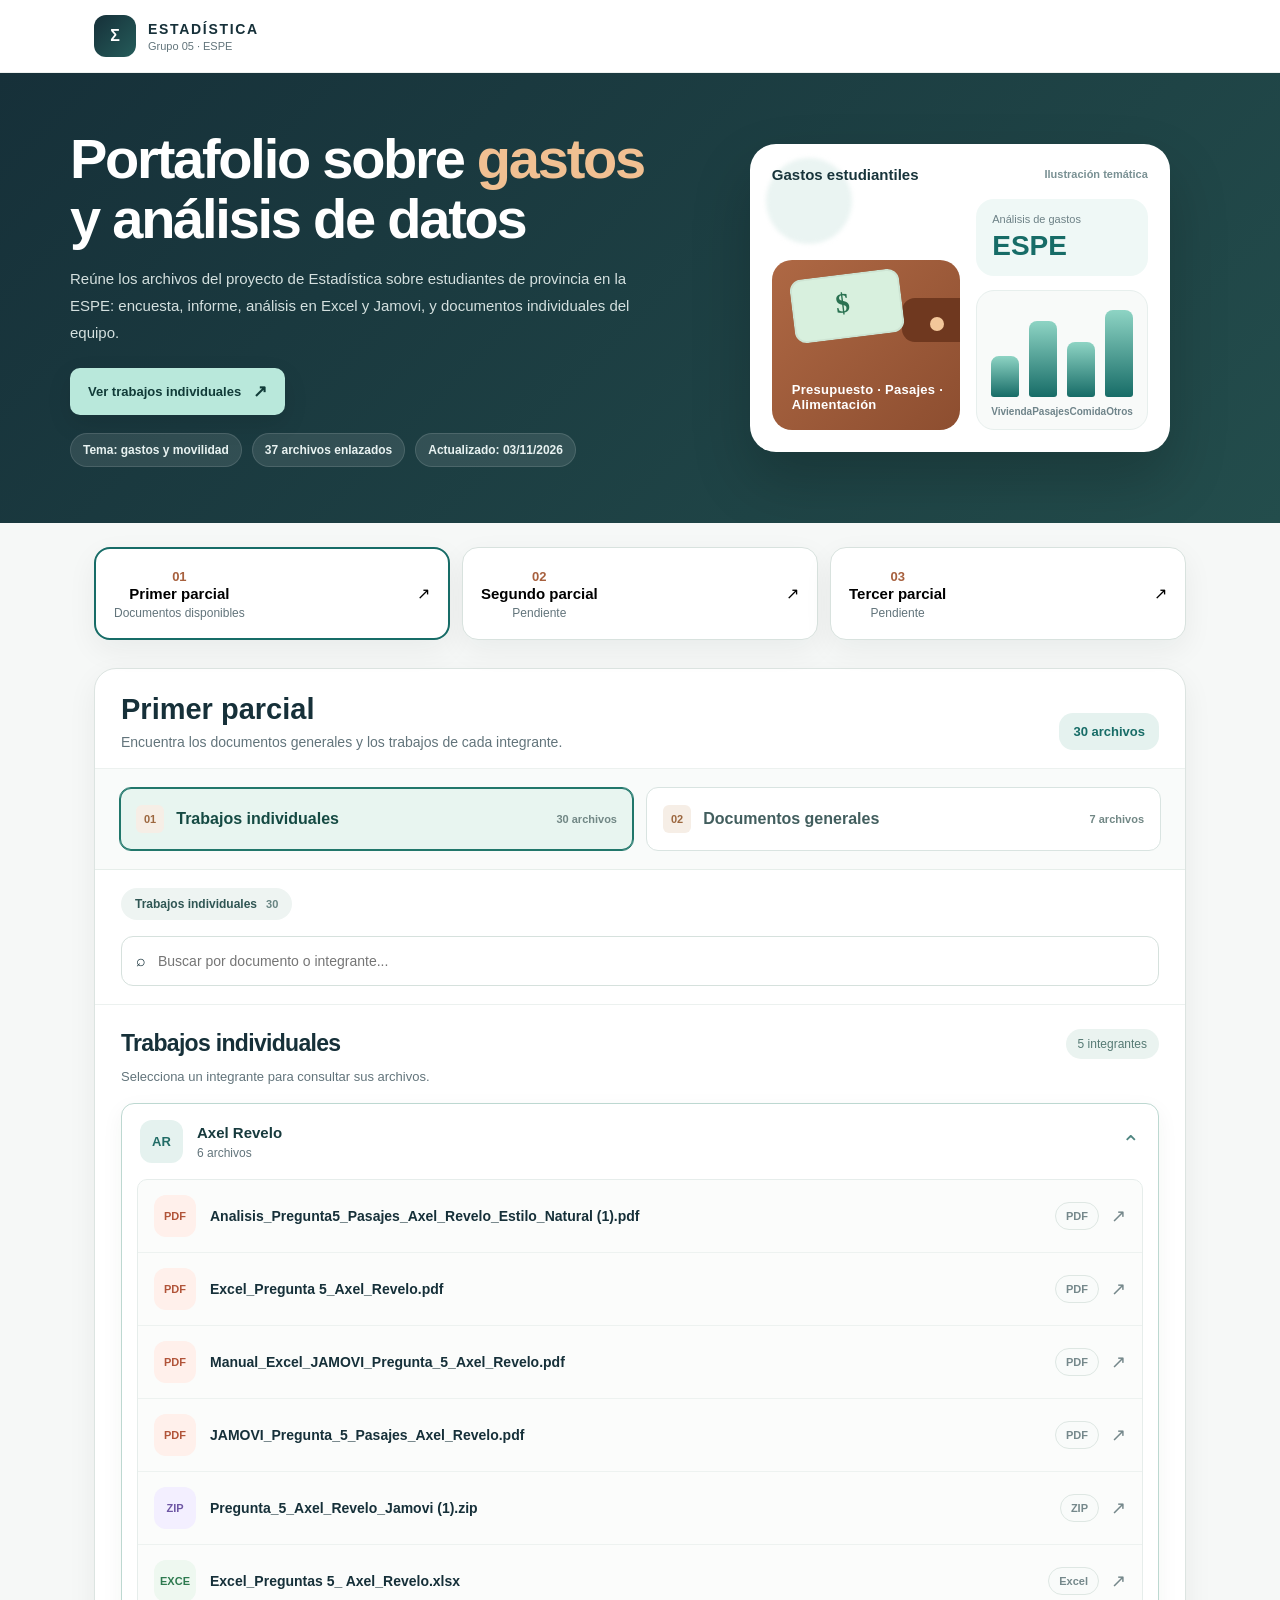
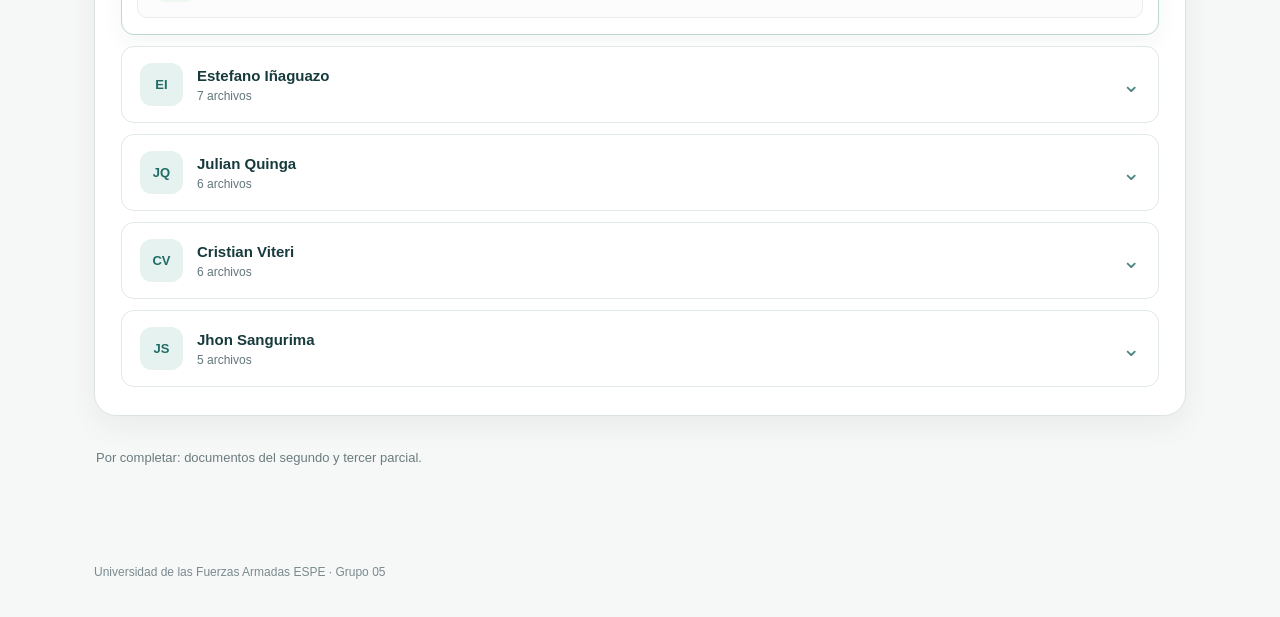
<file: index.html>
<!doctype html>
<html lang="es">
<head>
  <meta charset="utf-8">
  <meta name="viewport" content="width=device-width, initial-scale=1">
  <meta name="description" content="Portafolio de Estadística del Grupo 05 con enlaces directos a los archivos del proyecto.">
  <title>Portafolio de Estadística · Grupo 05</title>
  <link rel="stylesheet" href="styles.css?v=20261104f">
</head>
<body>
  <header class="header">
    <div class="wrap header-inner">
      <div class="brand">
        <div class="brand-badge">Σ</div>
        <div><strong>ESTADÍSTICA</strong><small>Grupo 05 · ESPE</small></div>
      </div>
    </div>
  </header>

  <section class="hero">
    <div class="wrap hero-grid">
      <div>
        <h1>Portafolio sobre <span>gastos</span> y análisis de datos</h1>
        <p>Reúne los archivos del proyecto de Estadística sobre estudiantes de provincia en la ESPE: encuesta, informe, análisis en Excel y Jamovi, y documentos individuales del equipo.</p>
        <a class="hero-to-work" href="#trabajos-individuales" id="heroWorkLink">Ver trabajos individuales <span aria-hidden="true">↗</span></a>
        <div class="hero-meta">
          <span class="pill">Tema: gastos y movilidad</span>
          <span class="pill">37 archivos enlazados</span>
          <span class="pill">Actualizado: 03/11/2026</span>
        </div>
      </div>
      <div class="hero-art" aria-hidden="true">
        <div class="expense-card">
          <div class="expense-title"><strong>Gastos estudiantiles</strong><span>Ilustración temática</span></div>
          <div class="expense-visual">
            <div class="wallet">
              <div class="bill"></div>
              <div class="wallet-label">Presupuesto · Pasajes · Alimentación</div>
            </div>
            <div class="chartbox">
              <div class="kpi"><small>Análisis de gastos</small><strong>ESPE</strong></div>
              <div class="mini-chart">
                <div class="bars"><span class="bar"></span><span class="bar"></span><span class="bar"></span><span class="bar"></span></div>
                <div class="mini-labels"><span>Vivienda</span><span>Pasajes</span><span>Comida</span><span>Otros</span></div>
              </div>
            </div>
          </div>
        </div>
      </div>
    </div>
  </section>

  <main class="section">
    <div class="wrap">
      <div class="switches">
        <button class="switch active" data-partial="1" type="button"><span class="switch-text"><span class="switch-num">01</span><strong>Primer parcial</strong><small>Documentos disponibles</small></span><span>↗</span></button>
        <button class="switch" data-partial="2" type="button"><span class="switch-text"><span class="switch-num">02</span><strong>Segundo parcial</strong><small>Pendiente</small></span><span>↗</span></button>
        <button class="switch" data-partial="3" type="button"><span class="switch-text"><span class="switch-num">03</span><strong>Tercer parcial</strong><small>Pendiente</small></span><span>↗</span></button>
      </div>

      <section class="panel">
        <div class="panel-top">
          <div>
            <h2 id="partialTitle">Primer parcial</h2>
            <p id="partialSubtitle">Documentos del equipo, separados de los trabajos individuales.</p>
          </div>
          <div class="count" id="fileCount">0 archivos</div>
        </div>
        <div class="view-nav" id="viewNav" aria-label="Contenido del primer parcial">
          <button class="view-button" type="button" data-section="individual" aria-pressed="true"><span class="view-num">01</span> Trabajos individuales <span class="view-quantity">30 archivos</span></button>
          <button class="view-button" type="button" data-section="general" aria-pressed="false"><span class="view-num">02</span> Documentos generales <span class="view-quantity">7 archivos</span></button>
        </div>
        <div class="tools">
          <div class="index" id="index"></div>
          <label class="search"><span aria-hidden="true">⌕</span><input id="searchInput" type="search" placeholder="Buscar por documento o integrante..."></label>
        </div>
        <div class="groups" id="sections" aria-live="polite"></div>
      </section>
      <div class="todo" id="todoBox"></div>
    </div>
  </main>

  <footer class="footer">
    <div class="wrap">Universidad de las Fuerzas Armadas ESPE · Grupo 05</div>
  </footer>

  <script src="recursos.js?v=20261104f" defer></script>
  <script src="app.js?v=20261104f" defer></script>
</body>
</html>
</file>
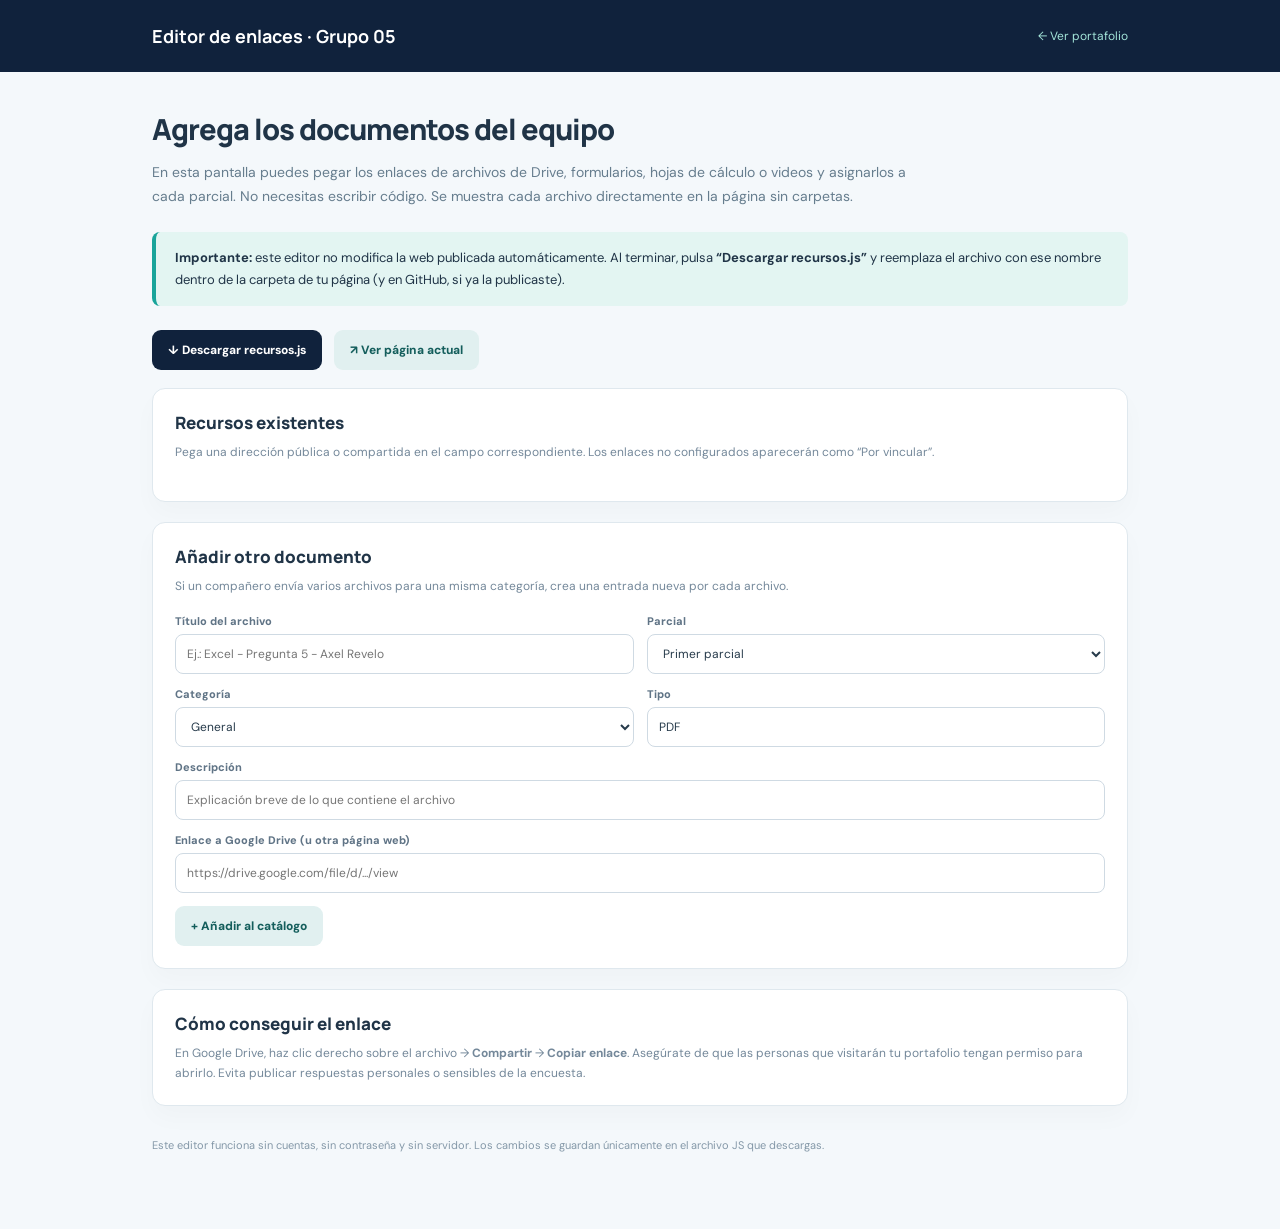
<file: editar-enlaces.html>
<!doctype html>
<html lang="es">
<head>
<meta charset="utf-8"><meta name="viewport" content="width=device-width,initial-scale=1"><meta name="robots" content="noindex">
<title>Editar enlaces · Portafolio Estadística Grupo 05</title>
<link rel="icon" href="assets/favicon.svg" type="image/svg+xml">
<style>
@import url('https://fonts.googleapis.com/css2?family=DM+Sans:wght@400;500;600;700;800&family=Manrope:wght@400;600;700;800&display=swap');
:root{--navy:#10223c;--teal:#0c8b81;--muted:#688093;--border:#dfe8ee}*{box-sizing:border-box}body{background:#f4f8fb;color:#203447;margin:0;font-family:'DM Sans',Arial,sans-serif}a{color:inherit}.header{background:var(--navy);color:white;padding:24px 0}.wrap{max-width:1020px;padding:0 22px;margin:auto}.header .wrap{display:flex;align-items:center;justify-content:space-between;gap:15px}.header strong{font-family:Manrope,sans-serif;font-size:18px}.header a{font-size:12px;text-decoration:none;color:#a3e5d9}.main{padding-top:37px;padding-bottom:65px}h1{font:800 29px Manrope,Arial,sans-serif;letter-spacing:-.035em;margin:0 0 12px}p{line-height:1.7}.lead{color:#667d8e;margin:0 0 23px;max-width:770px;font-size:14px}.note{border-left:4px solid #19a49a;background:#e3f5f2;border-radius:8px;padding:15px 19px;font-size:13px;line-height:1.7;margin-bottom:24px}.toolbar{display:flex;gap:12px;flex-wrap:wrap;margin-bottom:18px}.btn{border:0;border-radius:9px;padding:12px 16px;background:var(--navy);color:#fff;font:800 12px 'DM Sans',Arial;cursor:pointer}.btn.secondary{background:#e1f0f0;color:#145e5c}.btn.danger{background:#ffeded;color:#a94f4f}.btn:hover{filter:brightness(1.08)}.panel{background:white;border:1px solid var(--border);border-radius:13px;padding:22px;margin-bottom:20px;box-shadow:0 12px 25px rgba(16,34,60,.025)}.panel h2{font:800 17px Manrope,Arial;margin:0 0 8px}.muted{font-size:12px;color:#74889a;margin:0 0 17px}.entry{padding:17px 0;border-bottom:1px solid #edf2f5}.entry:last-child{border-bottom:0}.entry-top{display:flex;gap:20px;align-items:start;justify-content:space-between;margin-bottom:11px}.entry strong{font-size:13px}.entry small{display:block;color:#8395a4;font-size:11px;margin-top:5px}.entry .verified{color:#148b7a;font-size:10px;font-weight:800;background:#e5f7f2;border-radius:5px;padding:5px 8px;white-space:nowrap}.entry .pending{color:#a8834d;background:#fff5e6;font-size:10px;font-weight:800;border-radius:5px;padding:5px 8px;white-space:nowrap}.line{display:flex;gap:8px}.line input{flex:1;min-width:0}input,select{border:1px solid #cfdae3;border-radius:8px;min-height:40px;padding:9px 11px;font:12px 'DM Sans',Arial;color:#273b4b;background:#fff;width:100%}input:focus,select:focus{outline:2px solid #8bcfc5}.form-grid{display:grid;grid-template-columns:repeat(2,1fr);gap:13px}.form-grid label{display:flex;flex-direction:column;gap:6px;font-size:11px;color:#607486;font-weight:800}.span2{grid-column:span 2}.footer-note{font-size:11px;color:#8498a8;padding:12px 0}.success{color:#0a806f;font-weight:800;font-size:12px;margin:0 0 15px;display:none}.visible{display:block}.delete{background:none;border:0;color:#ab6262;font-size:11px;font-weight:800;cursor:pointer;margin-left:12px}@media(max-width:600px){.form-grid{grid-template-columns:1fr}.span2{grid-column:span 1}.entry-top{display:block}.entry-top .verified,.entry-top .pending{display:inline-block;margin-top:8px}.line{flex-wrap:wrap}.line .btn{width:100%}h1{font-size:25px}}
</style>
<script src="recursos.js"></script>
</head>
<body>
<header class="header"><div class="wrap"><strong>Editor de enlaces · Grupo 05</strong><a href="index.html">← Ver portafolio</a></div></header>
<main class="main wrap">
<h1>Agrega los documentos del equipo</h1>
<p class="lead">En esta pantalla puedes pegar los enlaces de archivos de Drive, formularios, hojas de cálculo o videos y asignarlos a cada parcial. No necesitas escribir código. Se muestra cada archivo directamente en la página sin carpetas.</p>
<div class="note"><strong>Importante:</strong> este editor no modifica la web publicada automáticamente. Al terminar, pulsa <strong>“Descargar recursos.js”</strong> y reemplaza el archivo con ese nombre dentro de la carpeta de tu página (y en GitHub, si ya la publicaste).</div>
<div class="toolbar"><button class="btn" id="download" type="button">↓ Descargar recursos.js</button><button class="btn secondary" type="button" id="preview">↗ Ver página actual</button></div>
<p id="feedback" class="success" role="status"></p>
<div class="panel"><h2>Recursos existentes</h2><p class="muted">Pega una dirección pública o compartida en el campo correspondiente. Los enlaces no configurados aparecerán como “Por vincular”.</p><div id="rows"></div></div>
<div class="panel"><h2>Añadir otro documento</h2><p class="muted">Si un compañero envía varios archivos para una misma categoría, crea una entrada nueva por cada archivo.</p>
<form id="newResource" class="form-grid">
<label>Título del archivo<input name="titulo" required maxlength="130" placeholder="Ej.: Excel - Pregunta 5 - Axel Revelo"></label>
<label>Parcial<select name="parcial"><option value="1">Primer parcial</option><option value="2">Segundo parcial</option><option value="3">Tercer parcial</option></select></label>
<label>Categoría<select name="categoria"><option>General</option><option>Axel Revelo</option><option>Estefano Iñaguazo</option><option>Julian Quinga</option><option>Cristian Viteri</option><option>Jhon Sangurima</option></select></label>
<label>Tipo<input name="tipo" placeholder="PDF / Excel / Video" value="PDF"></label>
<label class="span2">Descripción<input name="descripcion" placeholder="Explicación breve de lo que contiene el archivo"></label>
<label class="span2">Enlace a Google Drive (u otra página web)<input name="url" type="url" placeholder="https://drive.google.com/file/d/.../view"></label>
<div class="span2"><button class="btn secondary" type="submit">+ Añadir al catálogo</button></div>
</form></div>
<div class="panel"><h2>Cómo conseguir el enlace</h2><p class="muted" style="margin-bottom:0">En Google Drive, haz clic derecho sobre el archivo → <b>Compartir</b> → <b>Copiar enlace</b>. Asegúrate de que las personas que visitarán tu portafolio tengan permiso para abrirlo. Evita publicar respuestas personales o sensibles de la encuesta.</p></div>
<div class="footer-note">Este editor funciona sin cuentas, sin contraseña y sin servidor. Los cambios se guardan únicamente en el archivo JS que descargas.</div>
</main>
<script>
(()=>{
const data=JSON.parse(JSON.stringify(window.PORTAFOLIO_DATA));
const rows=document.getElementById('rows'),feedback=document.getElementById('feedback');
function valid(url){if(!url)return true;try{const u=new URL(url);return u.protocol==='https:'||u.protocol==='http:';}catch{return false;}}
function show(msg){feedback.textContent=msg;feedback.classList.add('visible');}
function render(){rows.replaceChildren();for(const r of data.recursos){const entry=document.createElement('div');entry.className='entry';
const head=document.createElement('div');head.className='entry-top';const title=document.createElement('div');const strong=document.createElement('strong');strong.textContent=r.titulo;const meta=document.createElement('small');meta.textContent=(r.parcial?'Parcial '+r.parcial:'Carpeta general')+' · '+r.categoria+' · '+r.tipo;title.append(strong,meta);head.append(title);
const badge=document.createElement('span');badge.className=r.verificado?'verified':'pending';badge.textContent=r.url?'Con enlace':'Por vincular';head.append(badge);entry.append(head);
const line=document.createElement('div');line.className='line';const input=document.createElement('input');input.type='url';input.placeholder='Pega aquí el enlace del archivo';input.setAttribute('aria-label','Enlace de '+r.titulo);input.value=r.url||'';
input.addEventListener('input',()=>{r.url=input.value.trim();badge.textContent=r.url?'Con enlace':'Por vincular';badge.className=r.url?'verified':'pending';});line.append(input);
if(!r.verificado){const b=document.createElement('button');b.type='button';b.className='delete';b.textContent='Eliminar entrada';b.addEventListener('click',()=>{data.recursos.splice(data.recursos.indexOf(r),1);render();});line.append(b);}
entry.append(line);rows.append(entry);}}
document.getElementById('newResource').addEventListener('submit',e=>{e.preventDefault();const f=new FormData(e.target);const url=String(f.get('url')||'').trim();if(!valid(url)){show('Revisa el enlace: debe comenzar por https:// o http://.');return;}
data.recursos.push({id:'recurso-'+Date.now()+'-'+Math.floor(Math.random()*9999),parcial:Number(f.get('parcial')),categoria:String(f.get('categoria')),titulo:String(f.get('titulo')).trim(),descripcion:String(f.get('descripcion')).trim(),tipo:String(f.get('tipo')).trim()||'Documento',url,verificado:false});render();e.target.reset();show('Recurso añadido. Descarga recursos.js para aplicar los cambios.');});
document.getElementById('download').addEventListener('click',()=>{const invalid=data.recursos.find(r=>r.url&&!valid(r.url));if(invalid){show('Corrige el enlace en «'+invalid.titulo+'». Usa una URL http:// o https://.');return;}
data.meta.fechaActualizacion=new Date().toLocaleDateString('es-EC',{day:'2-digit',month:'long',year:'numeric'});
const contents='/* Catálogo de recursos exportado desde editar-enlaces.html */\nwindow.PORTAFOLIO_DATA = '+JSON.stringify(data,null,2)+';\n';const blob=new Blob([contents],{type:'application/javascript;charset=utf-8'});const url=URL.createObjectURL(blob);const a=document.createElement('a');a.href=url;a.download='recursos.js';a.click();URL.revokeObjectURL(url);show('Archivo recursos.js descargado. Reemplázalo en la carpeta del sitio web y vuelve a abrir index.html.');});
document.getElementById('preview').addEventListener('click',()=>window.open('index.html','_blank','noopener,noreferrer'));
render();
})();
</script>
</body>
</html>
</file>
<file: styles.css>
:root{
  --bg:#f6f8f7; --card:#ffffff; --ink:#163039; --muted:#62747b; --line:#dce4e1;
  --accent:#a7603e; --teal:#176c67; --teal-soft:#e5f2ef; --pdf:#fff0eb; --excel:#eef8f0;
  --word:#edf3fe; --other:#f3efff; --shadow:0 10px 30px rgba(16,34,28,.06);
}
*{box-sizing:border-box} html{scroll-behavior:smooth} body{margin:0;font-family:Inter,Segoe UI,Arial,sans-serif;background:var(--bg);color:var(--ink)}
a{text-decoration:none;color:inherit} button,input{font:inherit} button{cursor:pointer}
.wrap{max-width:1140px;margin:auto;padding:0 24px}
.header{background:#fff;border-bottom:1px solid #edf1ef;position:sticky;top:0;z-index:20}
.header-inner{height:72px;display:flex;align-items:center;justify-content:space-between;gap:18px}
.brand{display:flex;align-items:center;gap:12px}.brand-badge{width:42px;height:42px;border-radius:12px;background:linear-gradient(135deg,#163039,#255c5a);display:grid;place-items:center;color:#fff;font-weight:800}
.brand strong{display:block;font-size:14px;letter-spacing:.12em}.brand small{display:block;color:var(--muted);font-size:11px;margin-top:3px}
.top-note{font-size:12px;color:var(--muted)}
.hero{background:linear-gradient(135deg,#163039,#234d4c);color:#fff;overflow:hidden}
.hero-grid{display:grid;grid-template-columns:1.1fr .9fr;gap:28px;align-items:center;padding:56px 0}
.hero h1{font-size:clamp(34px,5vw,56px);line-height:1.07;margin:0 0 16px;letter-spacing:-.04em}
.hero h1 span{color:#f1c092}.hero p{font-size:15px;line-height:1.8;color:#d4e0df;max-width:580px;margin:0 0 22px}
.hero-meta{display:flex;flex-wrap:wrap;gap:10px}.pill{background:rgba(255,255,255,.1);border:1px solid rgba(255,255,255,.12);padding:9px 12px;border-radius:999px;font-size:12px;font-weight:700;color:#e8f2f1}
.hero-art{display:flex;justify-content:center}
.expense-card{width:min(100%,420px);background:#fff;border-radius:26px;padding:22px;box-shadow:0 28px 60px rgba(0,0,0,.2);position:relative;color:#18343b}
.expense-card:before{content:'';position:absolute;inset:14px auto auto 16px;width:86px;height:86px;background:#eaf4f2;border-radius:50%;filter:blur(2px)}
.expense-title{display:flex;align-items:center;justify-content:space-between;margin-bottom:16px;position:relative;z-index:1}.expense-title strong{font-size:15px}.expense-title span{font-size:11px;color:#799093;font-weight:700}
.expense-visual{display:grid;grid-template-columns:1.2fr .9fr;gap:16px;align-items:end;position:relative;z-index:1}
.wallet{background:linear-gradient(135deg,#ae6844,#8d4e30);border-radius:20px;padding:18px;height:170px;position:relative;overflow:hidden;color:#fff}
.wallet:before{content:'';position:absolute;right:-16px;top:38px;width:74px;height:44px;background:#6f381f;border-radius:13px}
.wallet:after{content:'';position:absolute;right:16px;top:57px;width:14px;height:14px;border-radius:50%;background:#f3c79a}
.bill{position:absolute;left:20px;top:14px;width:110px;height:64px;background:#d8f0de;border-radius:12px;transform:rotate(-7deg);border:2px solid rgba(0,0,0,.05)}
.bill:before{content:'$';position:absolute;left:42px;top:13px;font:800 28px/1 Georgia,serif;color:#2a7251}
.wallet-label{position:absolute;left:20px;bottom:18px;font-size:13px;font-weight:800;letter-spacing:.02em}
.chartbox{display:grid;gap:14px}
.kpi{background:#eff8f6;border-radius:18px;padding:14px 16px}.kpi small{display:block;color:#6d8186;font-size:11px;margin-bottom:5px}.kpi strong{font-size:28px;color:#176c67}
.mini-chart{background:#f8faf9;border:1px solid #e7efed;border-radius:18px;padding:14px 14px 12px}
.bars{height:92px;display:flex;align-items:flex-end;gap:10px}.bar{flex:1;border-radius:8px 8px 3px 3px;background:linear-gradient(180deg,#8ed4c4,#176c67)} .bar:nth-child(1){height:45%}.bar:nth-child(2){height:82%}.bar:nth-child(3){height:60%}.bar:nth-child(4){height:95%}
.mini-labels{display:flex;justify-content:space-between;margin-top:9px;font-size:10px;color:#6f848a;font-weight:700}
.section{padding:48px 0 78px}.switches{display:grid;grid-template-columns:repeat(3,1fr);gap:12px;margin-top:-24px}
.switch{background:#fff;border:1px solid #d8e2de;border-radius:16px;padding:18px 18px;display:flex;align-items:center;justify-content:space-between;gap:16px;box-shadow:var(--shadow);min-height:78px}
.switch.active{border:2px solid var(--teal)} .switch-num{font-size:13px;font-weight:900;color:var(--accent)} .switch-text strong{display:block;font-size:15px} .switch-text small{display:block;color:var(--muted);margin-top:4px;font-size:12px}
.panel{margin-top:28px;background:#fff;border:1px solid var(--line);border-radius:22px;box-shadow:var(--shadow);overflow:hidden}
.panel-top{padding:24px 26px 18px;border-bottom:1px solid #ecf1ef;display:flex;justify-content:space-between;align-items:flex-end;gap:18px}.panel-top h2{margin:0;font-size:29px}.panel-top p{margin:8px 0 0;color:var(--muted);font-size:14px}
.count{background:var(--teal-soft);color:var(--teal);padding:11px 14px;border-radius:14px;font-weight:800;font-size:13px;white-space:nowrap}
.tools{padding:18px 26px;border-bottom:1px solid #ecf1ef;display:grid;gap:16px}.index{display:flex;flex-wrap:wrap;gap:8px}.chip{padding:9px 14px;border-radius:999px;background:#eef4f2;color:#305654;font-size:12px;font-weight:700}.search{display:flex;align-items:center;background:#fff;border:1px solid #d6e1dd;border-radius:12px;padding:0 14px;height:50px;gap:10px}.search input{border:0;outline:0;flex:1;min-width:0;background:transparent;font-size:14px;color:#17333a}
.groups{padding:24px 26px 28px;display:grid;gap:28px}.group h3{margin:0 0 12px;font-size:22px}.list{border:1px solid #e6edeb;border-radius:16px;overflow:hidden;background:#fff}
.item{display:flex;align-items:center;gap:14px;padding:15px 16px;border-bottom:1px solid #edf2f0}.item:last-child{border-bottom:0}.icon{width:42px;height:42px;border-radius:12px;display:grid;place-items:center;font-weight:900;font-size:11px;flex-shrink:0}.type-PDF{background:var(--pdf);color:#b15439}.type-Excel,.type-CSV{background:var(--excel);color:#2d7a4f}.type-Word{background:var(--word);color:#3a67a5}.type-Formulario,.type-Imagen,.type-Acceso\ directo,.type-Jamovi,.type-ZIP{background:var(--other);color:#6e56a4}
.name{font-size:14px;font-weight:700;line-height:1.5;min-width:0;overflow-wrap:anywhere}.meta{margin-left:auto;display:flex;align-items:center;gap:12px;color:#75888b;flex-shrink:0}.badge{padding:7px 10px;border-radius:999px;border:1px solid #dee7e3;background:#f9fbfa;font-size:11px;font-weight:800}
.empty{padding:70px 24px;text-align:center}.empty h3{margin:0 0 8px;font-size:26px}.empty p{margin:0;color:var(--muted)}
.todo{margin-top:18px;padding:16px 2px 0;color:#6b7b7f;font-size:13px}.todo strong{color:#214645}
.footer{padding:22px 0 38px;color:#7a8a8e;font-size:12px}
@media (max-width: 920px){.hero-grid{grid-template-columns:1fr;gap:22px}.hero-art{order:-1}.switches{grid-template-columns:1fr}.panel-top{flex-direction:column;align-items:flex-start}.meta{margin-left:0}}
@media (max-width: 620px){.wrap{padding:0 16px}.header-inner{height:auto;padding:14px 0;align-items:flex-start;flex-direction:column}.hero-grid{padding:40px 0}.expense-card{padding:16px}.expense-visual{grid-template-columns:1fr}.wallet{height:150px}.panel-top h2{font-size:24px}.item{align-items:flex-start;flex-wrap:wrap}.meta{width:100%;justify-content:space-between}.groups,.tools,.panel-top{padding-left:16px;padding-right:16px}}

/* Primer parcial: documentos generales y trabajos individuales */
#documentos-generales,#trabajos-individuales{scroll-margin-top:100px}
.document-section,.individual-section{display:grid;gap:12px}
.document-section{padding-bottom:26px;border-bottom:1px solid var(--line)}
.section-subheading{font-size:23px;line-height:1.25;margin:0;color:var(--ink);letter-spacing:-.03em}
.section-description{font-size:13px;color:var(--muted);line-height:1.5;margin:0 0 5px}
.individual-heading{display:flex;align-items:start;justify-content:space-between;gap:15px}
.individual-heading>div{display:grid;gap:9px}
.people-count{font-size:12px;color:#567a74;background:#eaf3f0;padding:8px 12px;border-radius:999px;white-space:nowrap}
.members{display:grid;gap:11px}
.member{border:1px solid #e0e9e5;background:#fff;border-radius:13px;overflow:hidden;transition:border-color .15s,box-shadow .15s}
.member:hover{border-color:#a4c8c2}
.member[open]{border-color:#bdd8d1;box-shadow:0 7px 22px rgba(13,57,47,.05)}
.member-summary{display:flex;align-items:center;gap:14px;list-style:none;cursor:pointer;padding:16px 18px}
.member-summary::-webkit-details-marker{display:none}
.member-summary:focus-visible{outline:3px solid #8fd5c9;outline-offset:-3px}
.member-avatar{height:43px;width:43px;display:grid;place-items:center;flex-shrink:0;border-radius:12px;color:#216c66;background:#e5f2ef;font-size:13px;font-weight:900}
.member-info{display:grid;gap:4px;min-width:0}
.member-name{font-size:15px;color:#173a3d;line-height:1.3}
.member-label{font-size:12px;color:var(--muted);font-weight:500}
.member-chevron{margin-left:auto;color:#4e8580;font-size:22px;transition:transform .2s}
.member[open] .member-chevron{transform:rotate(180deg)}
.member-body{padding:0 15px 16px}
.member-body .list{border-radius:10px;background:#fbfcfb}
.member-pending{font-size:13px;color:#6e8380;border:1px dashed #d8e5e1;border-radius:9px;padding:16px;margin:0;background:#f9fbfa}
.chip-count{margin-left:9px;opacity:.7;font-size:11px}
.external-mark{font-size:18px}
@media(max-width:620px){.section-subheading{font-size:21px}.member-summary{padding:13px}.member-body{padding:0 10px 10px}.people-count{display:none}}

/* Accesos visibles para localizar trabajos individuales */
.hero-to-work{display:inline-flex;align-items:center;gap:12px;font-size:13px;font-weight:800;padding:13px 18px;color:#113b38;background:#b9e8db;border-radius:10px;margin:0 0 18px;box-shadow:0 9px 25px rgba(0,0,0,.1);transition:transform .2s,background .2s}
.hero-to-work:hover{background:#d0f5e9;transform:translateY(-2px)}
.hero-to-work span{font-size:17px}
.view-nav{display:grid;grid-template-columns:1fr 1fr;gap:12px;padding:18px 24px;background:#f9fbfa;border-bottom:1px solid #e6eeea}
.view-nav[hidden]{display:none!important}
.view-button{display:flex;align-items:center;justify-content:flex-start;gap:12px;flex-wrap:wrap;min-height:64px;padding:12px 16px;border:1px solid #d9e4e1;border-radius:12px;background:#fff;text-align:left;font-weight:800;color:#425e5e}
.view-button.active{background:#e8f5f0;border-color:#21776b;color:#154a43;box-shadow:inset 0 0 0 1px #21776b}
.view-button:focus-visible{outline:3px solid #95d8ce;outline-offset:3px}
.view-num{font-size:11px;color:#9c673f;background:#f6eee6;border-radius:6px;padding:8px}
.view-quantity{margin-left:auto;font-weight:600;font-size:11px;color:#718785}
@media(max-width:660px){.view-nav{grid-template-columns:1fr;gap:8px;padding:12px 14px}.view-button{min-height:57px}.hero-to-work{margin-bottom:20px}}

/* Vídeos del Grupo 05 dentro de Documentos generales */
.video-subsection{display:grid;gap:13px;margin-top:18px}
#videos-equipo{scroll-margin-top:100px}
.type-Video{background:#fcefea;color:#b45b40}
.video-subsection .item:hover{background:#f9fbfa}
</file>
